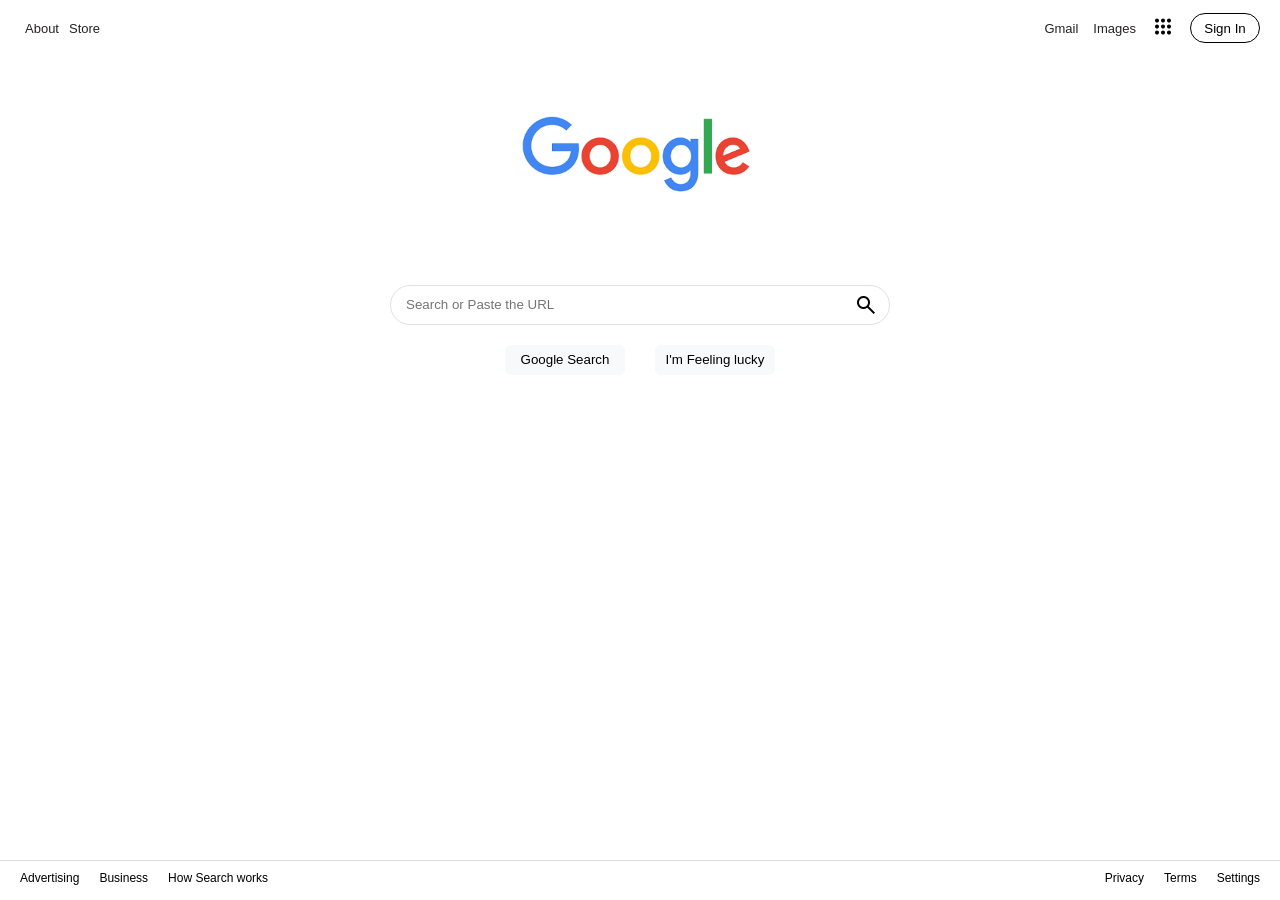
<file: P0-Google/index.html>
<!doctype html>
<html lang="en">
  <head>
    <meta charset="UTF-8" />
    <meta name="viewport" content="width=device-width, initial-scale=1.0" />
    <title>Google</title>
    <link rel="stylesheet" href="style.css" />

    <link
      href="https://fonts.googleapis.com/css2?family=Material+Symbols+Outlined"
      rel="stylesheet"
    />
  </head>
  <body>
    <header id="header">
      <nav class="Nav-bar">
        <div class="link-container">
          <a href="#" class="Nav-links">About</a>
          <a href="#" class="Nav-links">Store</a>
        </div>
        <div class="logo-container">
          <a href="#" class="Nav-links">Gmail</a>
          <a href="#" class="Nav-links">Images</a>
          <a href="#" class="Nav-links"
            ><svg
              xmlns="http://www.w3.org/2000/svg"
              height="25px"
              viewBox="0 -960 960 960"
              width="24px"
              fill="#000000"
            >
              <path
                d="M183.5-183.5Q160-207 160-240t23.5-56.5Q207-320 240-320t56.5 23.5Q320-273 320-240t-23.5 56.5Q273-160 240-160t-56.5-23.5Zm240 0Q400-207 400-240t23.5-56.5Q447-320 480-320t56.5 23.5Q560-273 560-240t-23.5 56.5Q513-160 480-160t-56.5-23.5Zm240 0Q640-207 640-240t23.5-56.5Q687-320 720-320t56.5 23.5Q800-273 800-240t-23.5 56.5Q753-160 720-160t-56.5-23.5Zm-480-240Q160-447 160-480t23.5-56.5Q207-560 240-560t56.5 23.5Q320-513 320-480t-23.5 56.5Q273-400 240-400t-56.5-23.5Zm240 0Q400-447 400-480t23.5-56.5Q447-560 480-560t56.5 23.5Q560-513 560-480t-23.5 56.5Q513-400 480-400t-56.5-23.5Zm240 0Q640-447 640-480t23.5-56.5Q687-560 720-560t56.5 23.5Q800-513 800-480t-23.5 56.5Q753-400 720-400t-56.5-23.5Zm-480-240Q160-687 160-720t23.5-56.5Q207-800 240-800t56.5 23.5Q320-753 320-720t-23.5 56.5Q273-640 240-640t-56.5-23.5Zm240 0Q400-687 400-720t23.5-56.5Q447-800 480-800t56.5 23.5Q560-753 560-720t-23.5 56.5Q513-640 480-640t-56.5-23.5Zm240 0Q640-687 640-720t23.5-56.5Q687-800 720-800t56.5 23.5Q800-753 800-720t-23.5 56.5Q753-640 720-640t-56.5-23.5Z"
              /></svg
          ></a>
          <button>Sign In</button>
        </div>
      </nav>
    </header>

    <main>
      <section class="Search-section">
        <div class="input">
          <img
            src="/P0-Google/images/Google logo.png"
            alt="Google"
            id="gImage"
          />
          <form action="" class="input_container">
            <input type="text" placeholder="Search or Paste the URL" />
            <button type="submit" class="search-btn" aria-label="Search">
              <span class="material-symbols-outlined">search</span>
            </button>
          </form>
          <div class="input_btn-container">
            <button>Google Search</button>
            <button>I'm Feeling lucky</button>
          </div>
        </div>
      </section>
    </main>

    <div class="footer-container">
      <footer>
        <nav class="Footer">
          <div class="footer-group">
            <a href="#" class="Ftr-links">Advertising</a>
            <a href="#" class="Ftr-links">Business</a>
            <a href="#" class="Ftr-links">How Search works</a>
          </div>
          <div class="footer-group">
            <a href="#" class="Ftr-links">Privacy</a>
            <a href="#" class="Ftr-links">Terms</a>
            <a href="#" class="Ftr-links">Settings</a>
          </div>
        </nav>
      </footer>
    </div>
  </body>
</html>
</file>
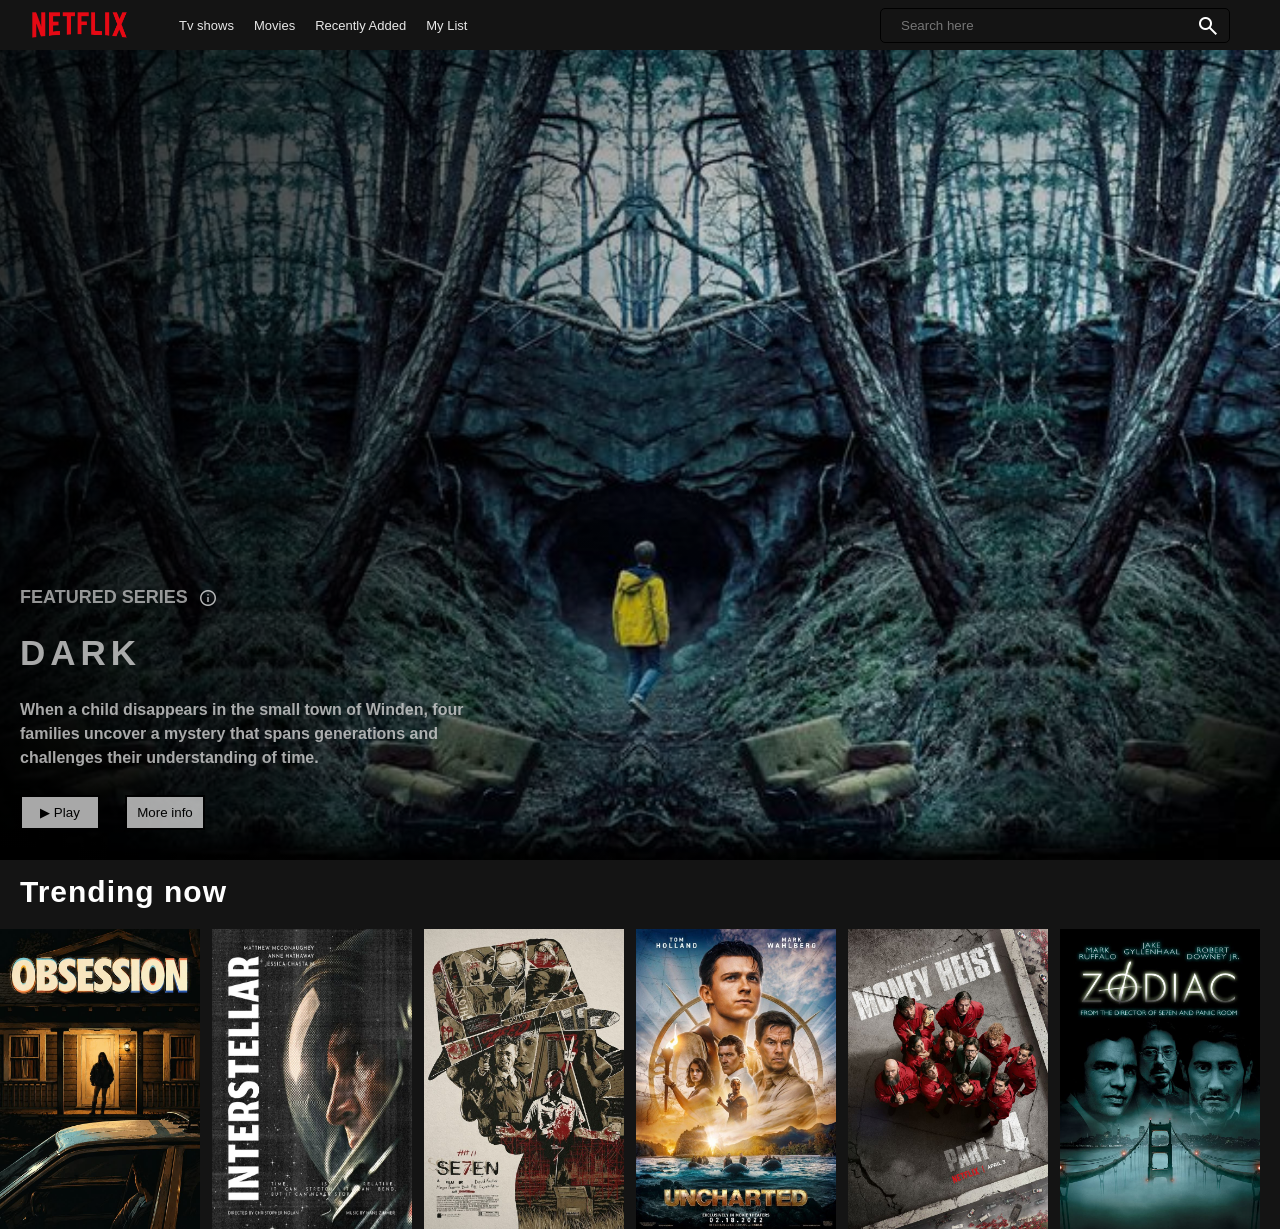
<file: P1-Netflix/index.html>
<!doctype html>
<html lang="en">
  <head>
    <meta charset="UTF-8" />
    <meta name="viewport" content="width=device-width, initial-scale=1.0" />
    <title>Netflix</title>
    <link rel="stylesheet" href="style.css" />
    <link
      href="https://fonts.googleapis.com/css2?family=Material+Symbols+Outlined"
      rel="stylesheet"
    />
  </head>
  <body>
    <header class="nav-container">
      <nav class="nav-bar">
        <img src="images/Netflix.png" alt="Netflix" id="netflix-logo" />

        <div class="nav-links_container">
          <a href="#" class="nav-links">Tv shows</a>
          <a href="#" class="nav-links">Movies</a>
          <a href="#" class="nav-links">Recently Added</a>
          <a href="#" class="nav-links">My List</a>
        </div>
      </nav>
      <div class="form-container">
        <form action="#" class="input-container">
          <input type="text" placeholder="Search here" />
          <button type="submit" class="search-btn" aria-label="Search">
            <span class="material-symbols-outlined">search</span>
          </button>
        </form>
      </div>
    </header>

    <main>
      <section class="hero-section">
        <div class="hero-content">
          <div class="featured-label">
            <h5>FEATURED SERIES</h5>
            <span class="material-symbols-outlined info-btn">info</span>
          </div>
          <h2>DARK</h2>
          <p>
            When a child disappears in the small town of Winden, four families
            uncover a mystery that spans generations and challenges their
            understanding of time.
          </p>
          <div class="hero-buttons">
            <button>▶ Play</button>
            <button>More info</button>
          </div>
        </div>
      </section>

      <section class="trending-movies">
        <h2>Trending now</h2>
        <div class="movie-list">
          <div class="movie-card">
            <img src="images/Movie1.jpg" alt="Movie1" />
          </div>
          <div class="movie-card">
            <img src="images/Movie2.jpg" alt="Movie2" />
          </div>
          <div class="movie-card">
            <img src="images/Movie3.jpg" alt="" />
          </div>
          <div class="movie-card">
            <img src="images/Movie4.jpg" alt="Movie4" />
          </div>
          <div class="movie-card">
            <img src="images/Movie5.jpg" alt="Movie5" />
          </div>
          <div class="movie-card">
            <img src="images/Movie6.jpg" alt="Movie6" />
          </div>
        </div>
      </section>
    </main>
  </body>
</html>
</file>
<file: P0-Google/style.css>
* {
  padding: 0;
  margin: 0;
  box-sizing: border-box;
}
html,
body {
  min-height: 100%;
}

body {
  min-height: 100vh;
  display: flex;
  flex-direction: column;
  font-family: Arial, sans-serif
}

main {
  flex: 1;
}

#header {
  height: 40px;
  margin: 0;
  padding: 0;
}

.Nav-bar {
  height: 90%;
  display: flex;
  justify-content: space-between;
  margin: 10px;
  
}

.link-container {
  display: flex;
  align-items: center;
  gap: 10px;
  padding-left: 15px;
  
}

.logo-container {
  display: flex;
  align-items: center;
  gap: 15px;
  padding-right: 10px;
}

.logo-container button {
  width: 70px;
  height: 30px;
  border-radius: 18px;
  background-color: transparent;
  border: 1px solid black;
}

.Nav-links {
  color: rgb(38, 35, 35);
  text-decoration: none;
  font-size: 13px;
  font-family: Arial, sans-serif
}

.Nav-links:hover {
  text-decoration: underline;
}

.Search-section {
  display: flex;
  justify-content: center;
}

.input {
  display: flex;
  flex-direction: column;
  align-items: center;
  gap: 20px;
}

#gImage {
  width: 400px;
}

.input_container {
  position: relative;
  width: 500px;
}

.input_container input {
  width: 100%;
  height: 40px;
  box-sizing: border-box;
  padding: 0px 45px 0px 15px;
  border-radius: 25px;
  border: 1px solid #dfe1e5;
  outline: blue;
}

.input_container input:hover
 {
  border-color: transparent;
  box-shadow: 0 1px 6px rgba(32, 33, 36, 0.28);
}
.input_container input:focus{
    outline: 2px solid black;
}
.search-btn {
  display: flex;
  align-items: center;
  justify-content: center;
  position: absolute;
  top: 50%;
  right: 12px;
  transform: translateY(-50%);
  border: none;
  background: transparent;
  cursor: pointer;
}

.input_btn-container {
  display: flex;
  justify-content: center;
  gap: 30px;
}

.input_btn-container button {
  width: 120px;
  height: 30px;
  border-radius: 5px;
  border: 1px solid #f8f9fa;
  cursor: pointer;
  background-color: #f8f9fa;
}

.input_btn-container button:hover {
    border: 1px solid black;
    box-shadow: 0 1px 6px rgba(32, 33, 36, 0.28);


}
.footer-container {
  min-height: 40px;
  border-top: 1px solid #dadce0;
}
.Footer {
  display: flex;
  justify-content: space-between;
  margin: 10px 20px;
}

.footer-group {
  display: flex;
  gap: 20px;
}

.Ftr-links {
  color: black;
  text-decoration: none;
  font-size: 12px;
  font-family: Arial, sans-serif
}

.Ftr-links:hover{
    text-decoration: underline;
}
</file>
<file: P1-Netflix/style.css>
* {
  margin: 0;
  padding: 0;
  box-sizing: border-box;
}

body {
  font-family: Arial, Helvetica, sans-serif;
  background-color: #141414;
  color: white;
}

.nav-container {
  display: flex;
  justify-content: space-between;
  width: 100%;
  box-sizing: border-box;
}
.nav-bar {
  display: flex;
  justify-content: flex-start;
  gap: 40px;
  height: 50px;
  width: auto;
  box-sizing: border-box;
}

#netflix-logo {
  height: 50px;
  padding-left: 20px;
}
.nav-links_container {
  display: flex;
  align-items: center;
  gap: 20px;
}

.nav-links {
  display: flex;
  align-items: center;
  text-decoration: none;
  font-size: 13px;
  color: white;
  opacity: 0.9;
}

.form-container {
  width: 40%;
  display: flex;
  justify-content: flex-end;
  align-items: center;
  position: relative;
}

.form-container input {
  width: 350px;
  margin-right: 50px;
  height: 35px;
  background-color: transparent;
  border: 1px solid black;
  padding-left: 20px;
  border-radius: 5px;
  color: #ffffff;
}

.form-container input:hover,
.form-container input:focus {
  border: 1px solid #d2d2d2;
}

.search-btn {
  display: flex;
  align-items: center;
  justify-content: center;
  position: absolute;
  right: 60px;
  background-color: transparent;
  border: none;
  cursor: pointer;
  transform: translateY(-120%);
  color: white;
}

.hero-section {
  height: 90vh;
  background-image:
    linear-gradient(to right, rgba(0, 0, 0, 0.8), transparent 75%),
    url(images/Dark-netflix-banner.jpg);
  background-position: center;
  background-repeat: no-repeat;
  background-size: cover;

  display: flex;
  align-items: flex-end;
}

.hero-content {
  max-width: 500px;
  padding: 0 0 30px 20px;

  display: flex;
  flex-direction: column;
  gap: 25px;
}

.featured-label {
  display: flex;
  gap: 10px;
  justify-content: flex-start;
  align-items: center;
}

.featured-label h5 {
  font-size: 18px;
  font-family: "Franklin Gothic Medium", "Arial Narrow", Arial, sans-serif;
  color: #d2d2d2;
  opacity: 0.7;
}

.featured-label span {
  font-size: 20px;
  opacity: 0.7;
}

.hero-content h2 {
  font-size: 35px;
  font-family: "Franklin Gothic Medium", "Arial Narrow", Arial, sans-serif;
  color: #d2d2d2;
  font-weight: bold;
  letter-spacing: 5px;
  opacity: 0.8;
}

.hero-content p {
  font-size: 16px;
  font-weight: bold;
  line-height: 1.5;
  color: #d2d2d2;
  opacity: 0.8;
}

.hero-buttons {
  display: flex;
  gap: 25px;
}

.hero-buttons button {
  width: 80px;
  height: 35px;
  background-color: #d2d2d2;
  border: 2px solid black;
  font-family: "Franklin Gothic Medium", "Arial Narrow", Arial, sans-serif;
  opacity: 0.8;
}

.hero-buttons button:hover {
  cursor: pointer;
}

.trending-movies h2 {
  font-size: 30px;
  font-family: "Franklin Gothic Medium", "Arial Narrow", Arial, sans-serif;
  font-weight: 700;
  color: #ffffff;
  margin: 15px 0px 20px 20px;
  letter-spacing: 1px;
}

.movie-list {
  display: flex;
  gap: 12px;
  overflow-x: auto;
}

.movie-card {
  flex: 0 0 200px;
}

.movie-card img {
  width: 100%;
  height: 300px;
  display: block;
}
</file>
